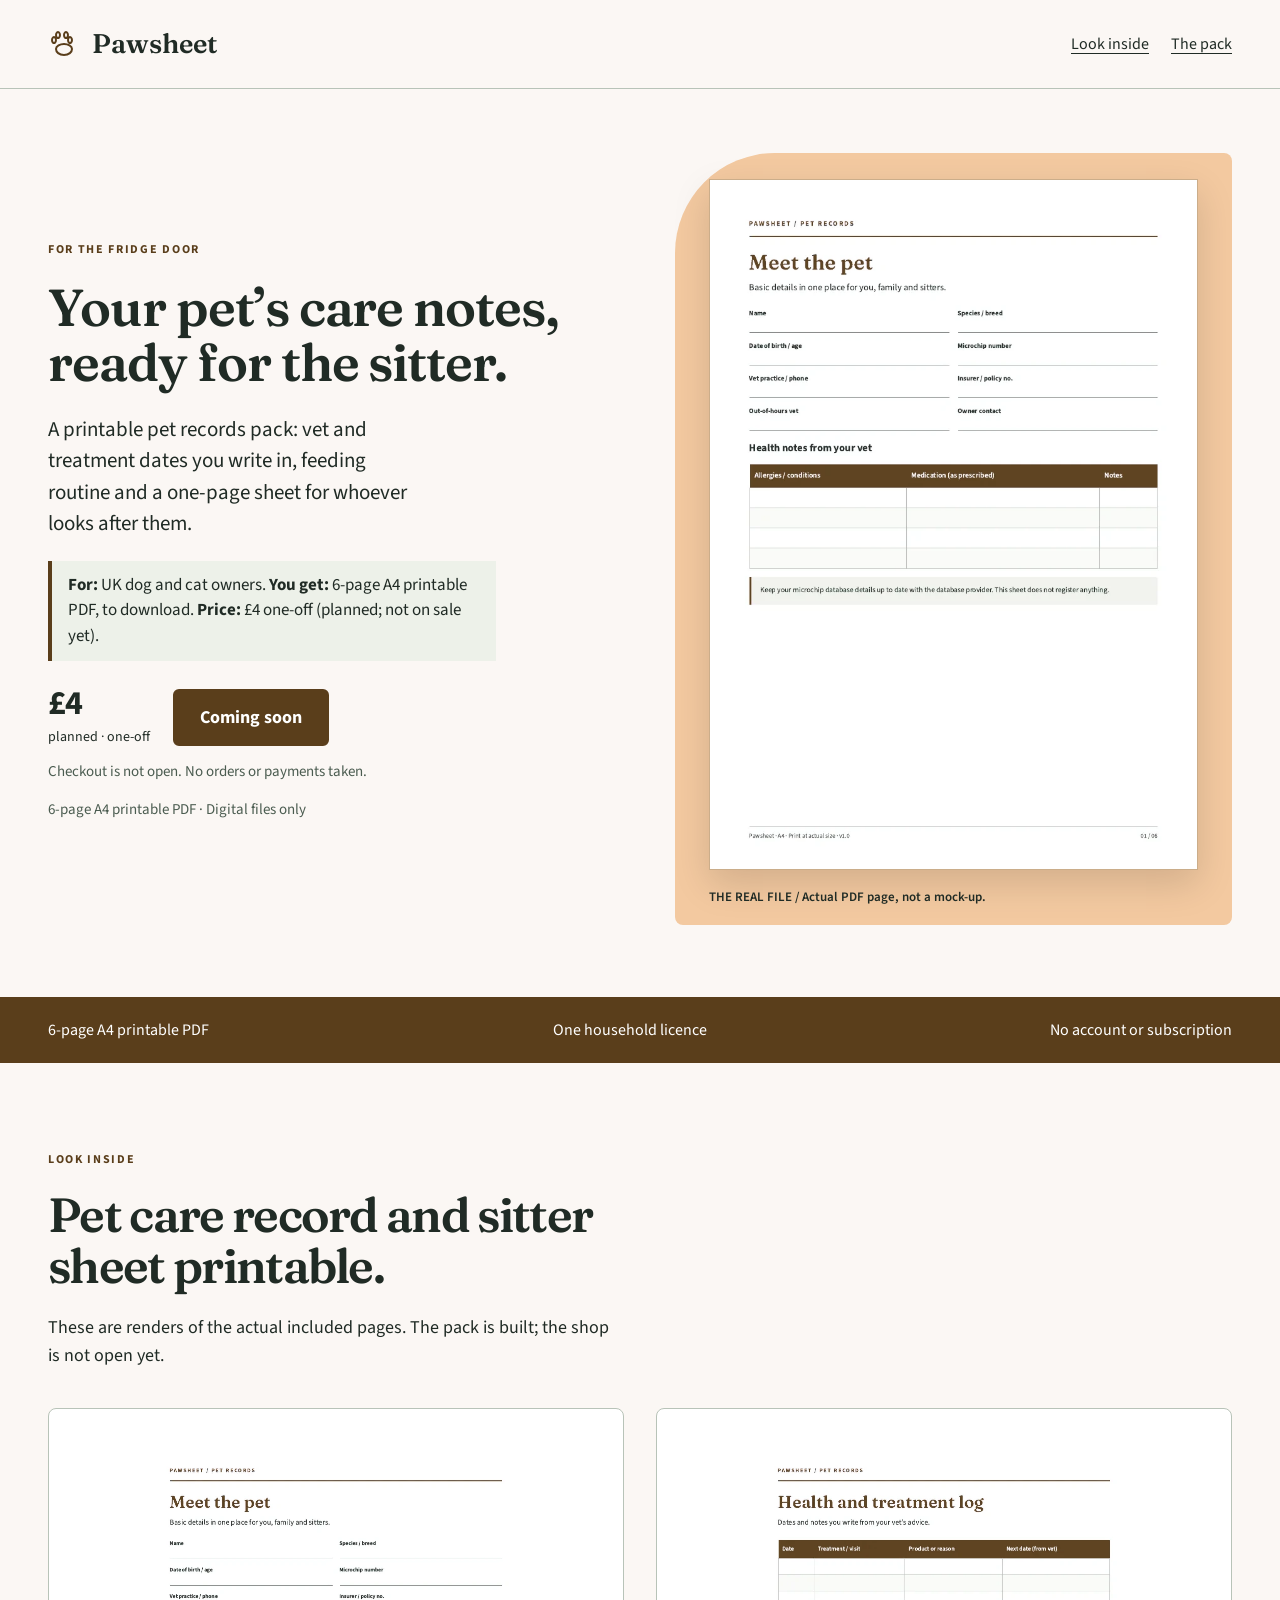
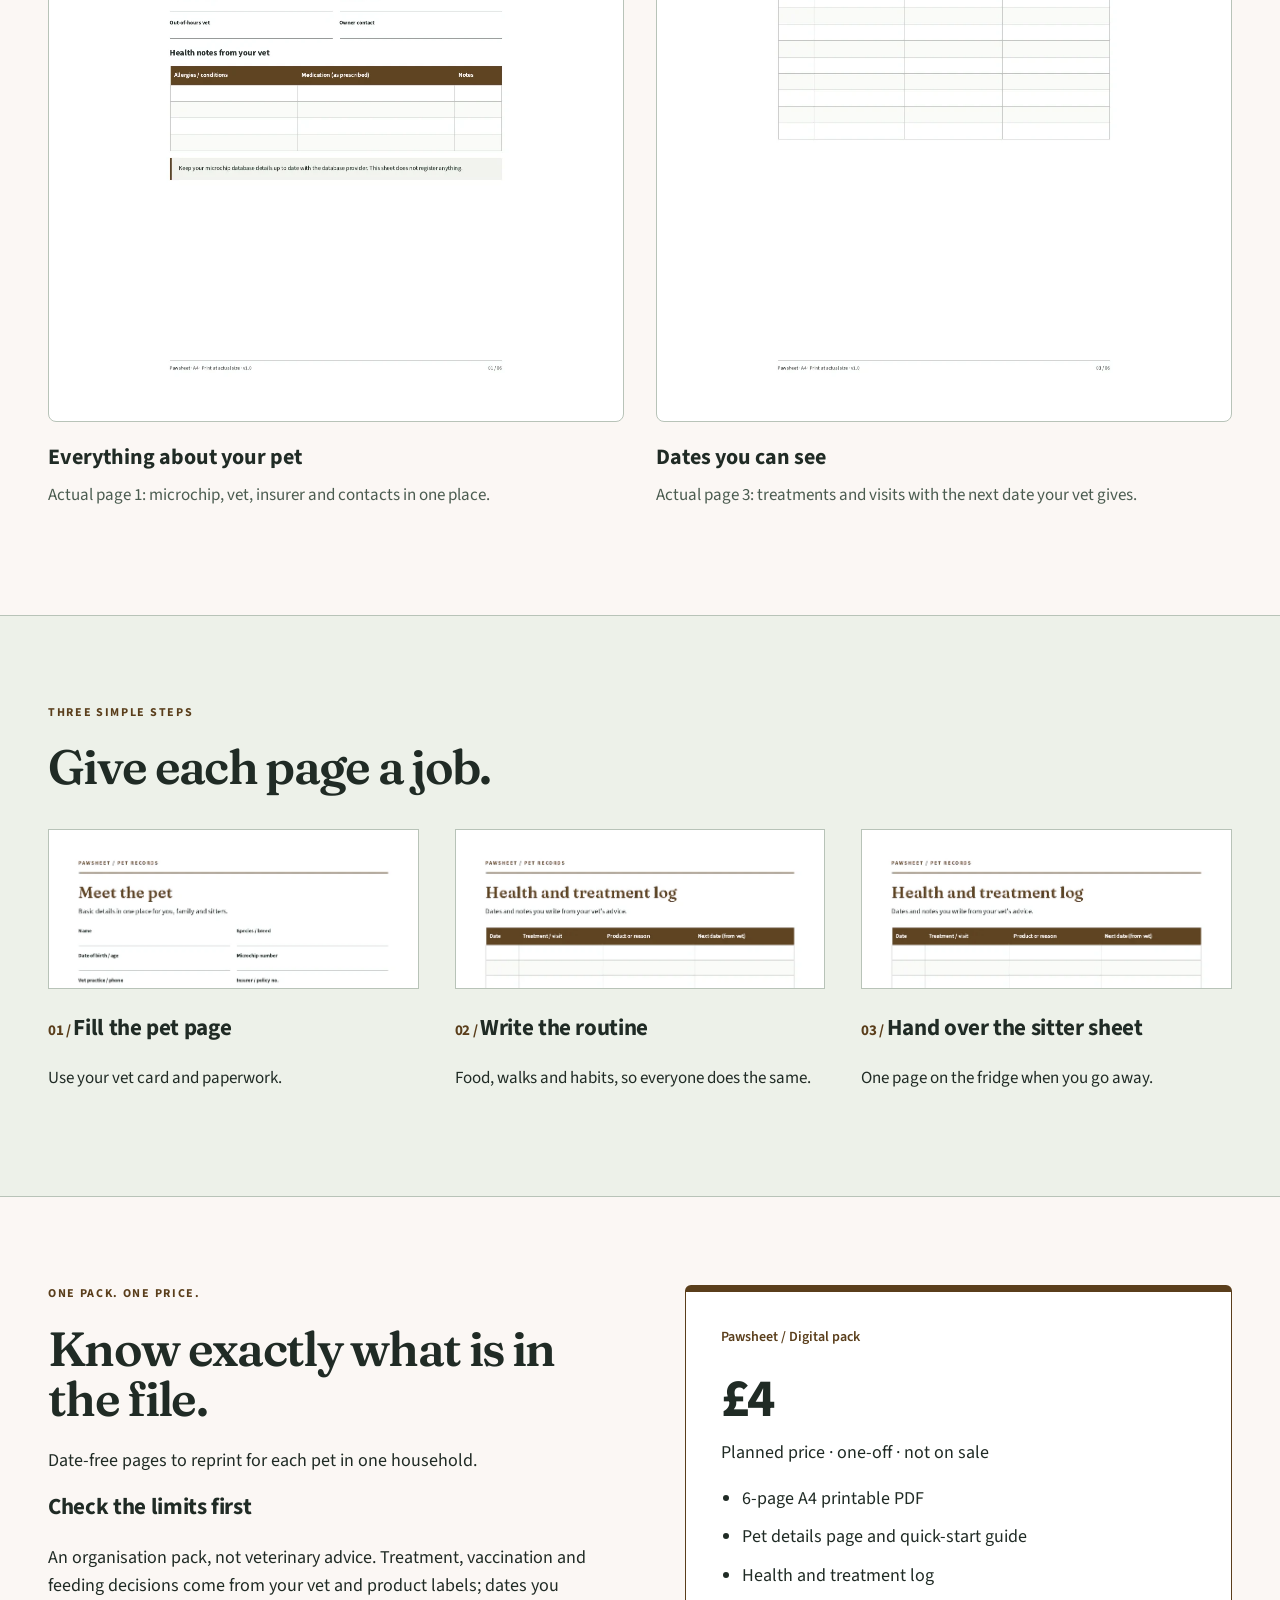
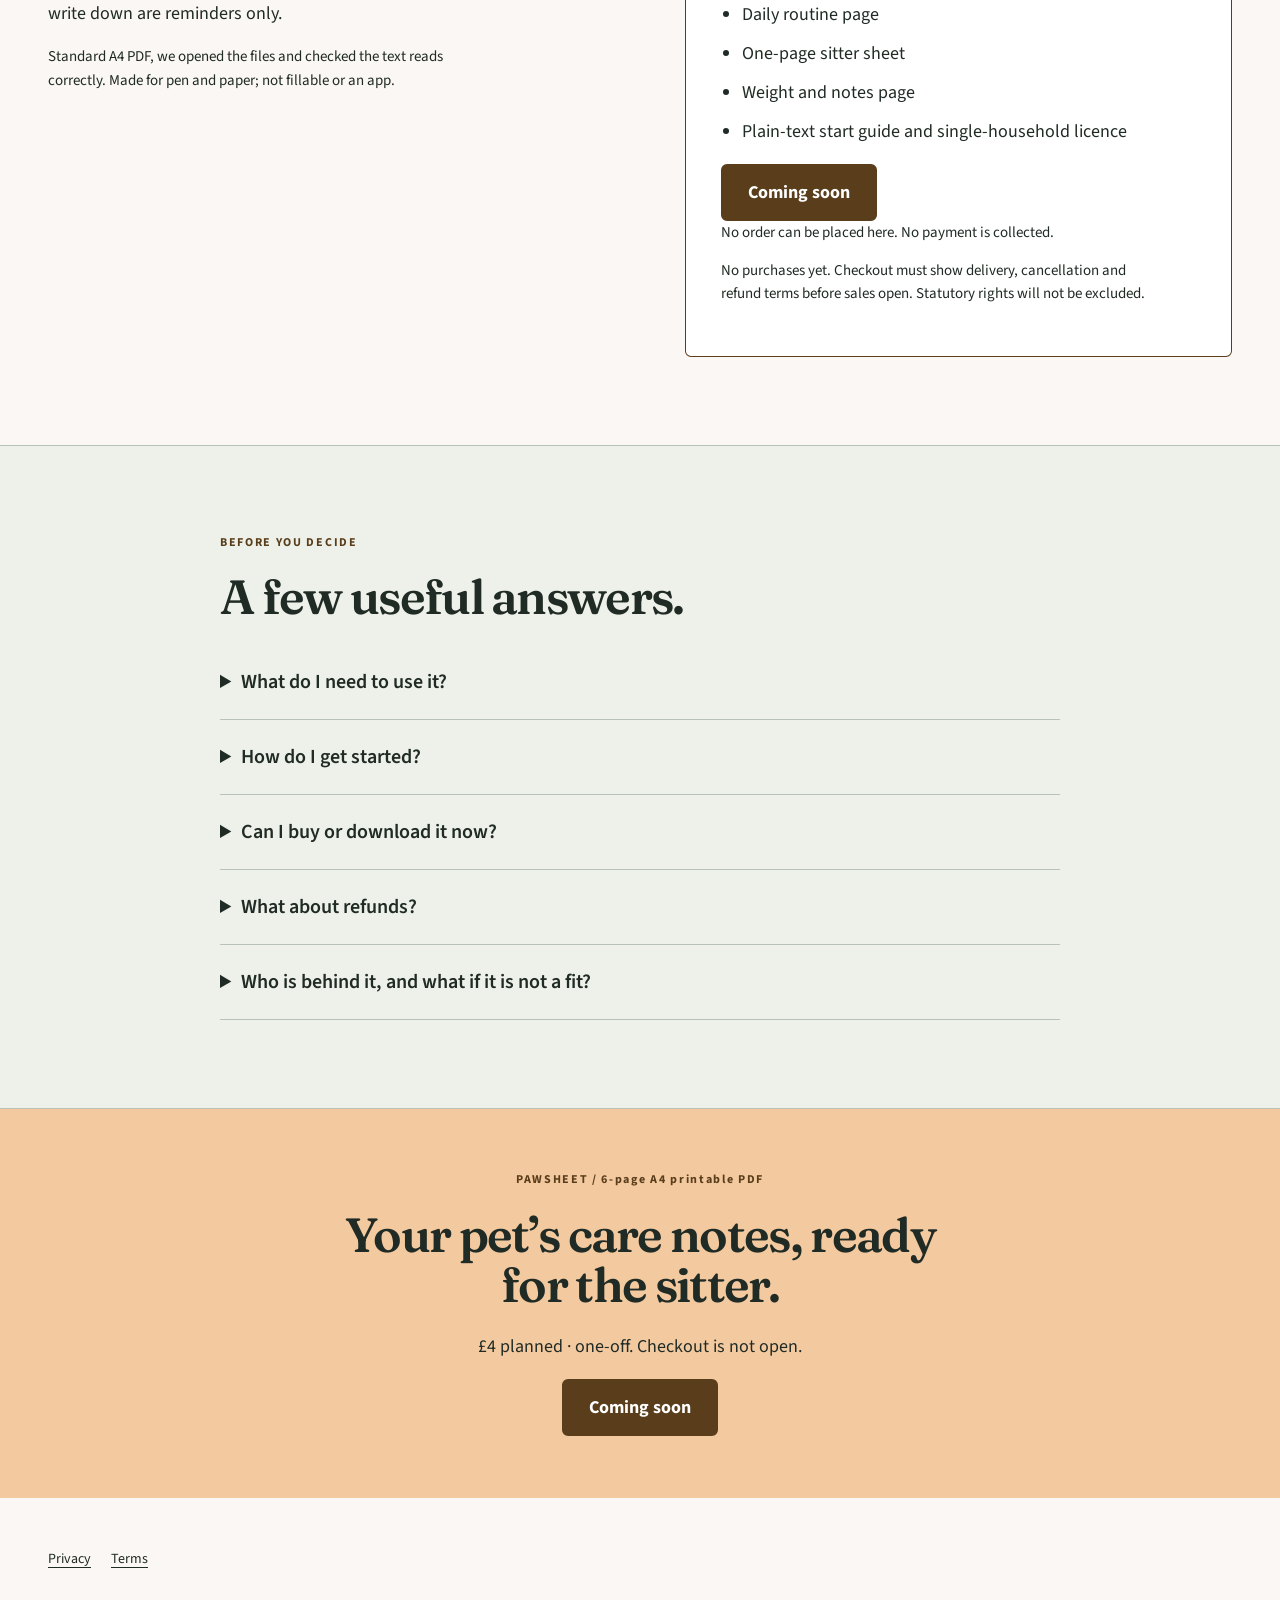
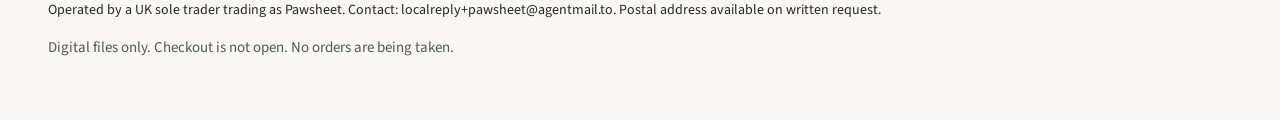
<file: index.html>
<!doctype html><html lang="en-GB"><head><meta charset="utf-8"><meta name="viewport" content="width=device-width, initial-scale=1"><meta http-equiv="Content-Security-Policy" content="default-src 'none'; script-src 'none'; style-src 'self'; font-src 'self'; img-src 'self'; connect-src 'self'; object-src 'none'; base-uri 'none'; form-action 'none'"><meta name="referrer" content="strict-origin-when-cross-origin"><title>Pet care record printable | Pawsheet</title><meta name="description" content="Pet care record and sitter sheet printable. 6-page A4 printable PDF. Planned price £4 once. Checkout coming soon; no orders taken."><meta property="og:title" content="Pet care record printable | Pawsheet"><meta property="og:description" content="Pet care record and sitter sheet printable. 6-page A4 printable PDF. Planned price £4 once. Checkout coming soon; no orders taken."><meta property="og:type" content="website"><meta property="og:image" content="https://evanturner557-del.github.io/pawsheet/assets/preview-1.webp"><link rel="canonical" href="https://evanturner557-del.github.io/pawsheet/"><link rel="icon" type="image/svg+xml" href="assets/mark.svg"><link rel="stylesheet" href="assets/tokens.css"><link rel="stylesheet" href="assets/site.css"></head><body><a class="skip" href="#main">Skip to content</a><header><div class="wrap nav"><a class="logo" href="index.html"><img src="assets/mark.svg" width="32" height="32" alt="">Pawsheet</a><nav aria-label="Main navigation" class="navlinks"><a href="index.html#inside">Look inside</a><a href="index.html#details">The pack</a></nav></div></header><main id="main"><div class="wrap hero"><div><p class="eyebrow">FOR THE FRIDGE DOOR</p><h1>Your pet’s care notes, ready for the sitter.</h1><p class="lede">A printable pet records pack: vet and treatment dates you write in, feeding routine and a one-page sheet for whoever looks after them.</p><p class="glance"><strong>For:</strong> UK dog and cat owners. <strong>You get:</strong> 6-page A4 printable PDF, to download. <strong>Price:</strong> £4 one-off (planned; not on sale yet).</p><div class="pricebar"><div class="price">£4<small>planned · one-off</small></div><button type="button" disabled>Coming soon</button></div><p class="quiet">Checkout is not open. No orders or payments taken.</p><p class="quiet">6-page A4 printable PDF · Digital files only</p></div><figure class="hero-visual"><img src="assets/preview-1.webp" width="777" height="1100" alt="Pet care record and sitter sheet printable — actual first page of the included PDF" loading="eager" fetchpriority="high"><figcaption>THE REAL FILE / Actual PDF page, not a mock-up.</figcaption></figure></div><div class="strip"><div class="wrap"><span>6-page A4 printable PDF</span><span>One household licence</span><span>No account or subscription</span></div></div><section class="section wrap" id="inside"><div class="sectionhead"><p class="eyebrow">LOOK INSIDE</p><h2>Pet care record and sitter sheet printable.</h2><p>These are renders of the actual included pages. The pack is built; the shop is not open yet.</p></div><div class="proofgrid"><figure class="proof"><div class="proofpic"><img src="assets/preview-1.webp" width="777" height="1100" alt="Everything about your pet" loading="lazy"></div><figcaption><strong>Everything about your pet</strong><span>Actual page 1: microchip, vet, insurer and contacts in one place.</span></figcaption></figure><figure class="proof"><div class="proofpic"><img src="assets/preview-2.webp" width="777" height="1100" alt="Dates you can see" loading="lazy"></div><figcaption><strong>Dates you can see</strong><span>Actual page 3: treatments and visits with the next date your vet gives.</span></figcaption></figure></div></section><section class="section how"><div class="wrap"><p class="eyebrow">THREE SIMPLE STEPS</p><h2>Give each page a job.</h2><div class="steps"><article class="step"><img src="assets/preview-1.webp" width="777" height="1100" alt="Fill the pet page" loading="lazy"><h3>Fill the pet page</h3><p>Use your vet card and paperwork.</p></article><article class="step"><img src="assets/preview-2.webp" width="777" height="1100" alt="Write the routine" loading="lazy"><h3>Write the routine</h3><p>Food, walks and habits, so everyone does the same.</p></article><article class="step"><img src="assets/preview-2.webp" width="777" height="1100" alt="Hand over the sitter sheet" loading="lazy"><h3>Hand over the sitter sheet</h3><p>One page on the fridge when you go away.</p></article></div></div></section><section class="section wrap" id="details"><div class="pricegrid"><div><p class="eyebrow">ONE PACK. ONE PRICE.</p><h2>Know exactly what is in the file.</h2><p>Date-free pages to reprint for each pet in one household.</p><h3>Check the limits first</h3><p>An organisation pack, not veterinary advice. Treatment, vaccination and feeding decisions come from your vet and product labels; dates you write down are reminders only.</p><p class="fine">Standard A4 PDF, we opened the files and checked the text reads correctly. Made for pen and paper; not fillable or an app.</p></div><div class="pricecard"><p class="badge">Pawsheet / Digital pack</p><p class="large">£4</p><p>Planned price · one-off · not on sale</p><ul class="list"><li>6-page A4 printable PDF</li><li>Pet details page and quick-start guide</li><li>Health and treatment log</li><li>Daily routine page</li><li>One-page sitter sheet</li><li>Weight and notes page</li><li>Plain-text start guide and single-household licence</li></ul><button type="button" disabled>Coming soon</button><p class="fine">No order can be placed here. No payment is collected.</p><p class="fine">No purchases yet. Checkout must show delivery, cancellation and refund terms before sales open. Statutory rights will not be excluded.</p></div></div></section><section class="section how"><div class="wrap faq"><p class="eyebrow">BEFORE YOU DECIDE</p><h2>A few useful answers.</h2><details><summary>What do I need to use it?</summary><p>Standard A4 PDF, we opened the files and checked the text reads correctly. Made for pen and paper; not fillable or an app.</p></details><details><summary>How do I get started?</summary><p>Start with the pet page. Fill the sitter sheet before your next trip.</p></details><details><summary>Can I buy or download it now?</summary><p>Not yet. The files have been built, but checkout and paid delivery are not open. This page does not take orders or reserve a place.</p></details><details><summary>What about refunds?</summary><p>No purchases are being taken. Sale and delivery terms, including your cancellation and statutory rights, must be shown before checkout opens. There is no blanket “no refunds” policy.</p></details><details><summary>Who is behind it, and what if it is not a fit?</summary><p>Pawsheet is a UK sole-trader trading name. No veterinary advice, treatment schedules, doses, feeding amounts or reminders. Not linked to any microchip database. Please check the previews and limits before buying once sales open.</p></details></div></section><section class="final"><p class="eyebrow">PAWSHEET / 6-page A4 printable PDF</p><h2>Your pet’s care notes, ready for the sitter.</h2><p>£4 planned · one-off. Checkout is not open.</p><button type="button" disabled>Coming soon</button></section></main><footer><div class="wrap"><nav class="footerlinks" aria-label="Legal"><a href="privacy.html">Privacy</a><a href="terms.html">Terms</a></nav><p class="legal">Operated by a UK sole trader trading as Pawsheet. Contact: localreply+pawsheet@agentmail.to. Postal address available on written request.</p><p class="quiet">Digital files only. Checkout is not open. No orders are being taken.</p></div></footer></body></html>
</file>
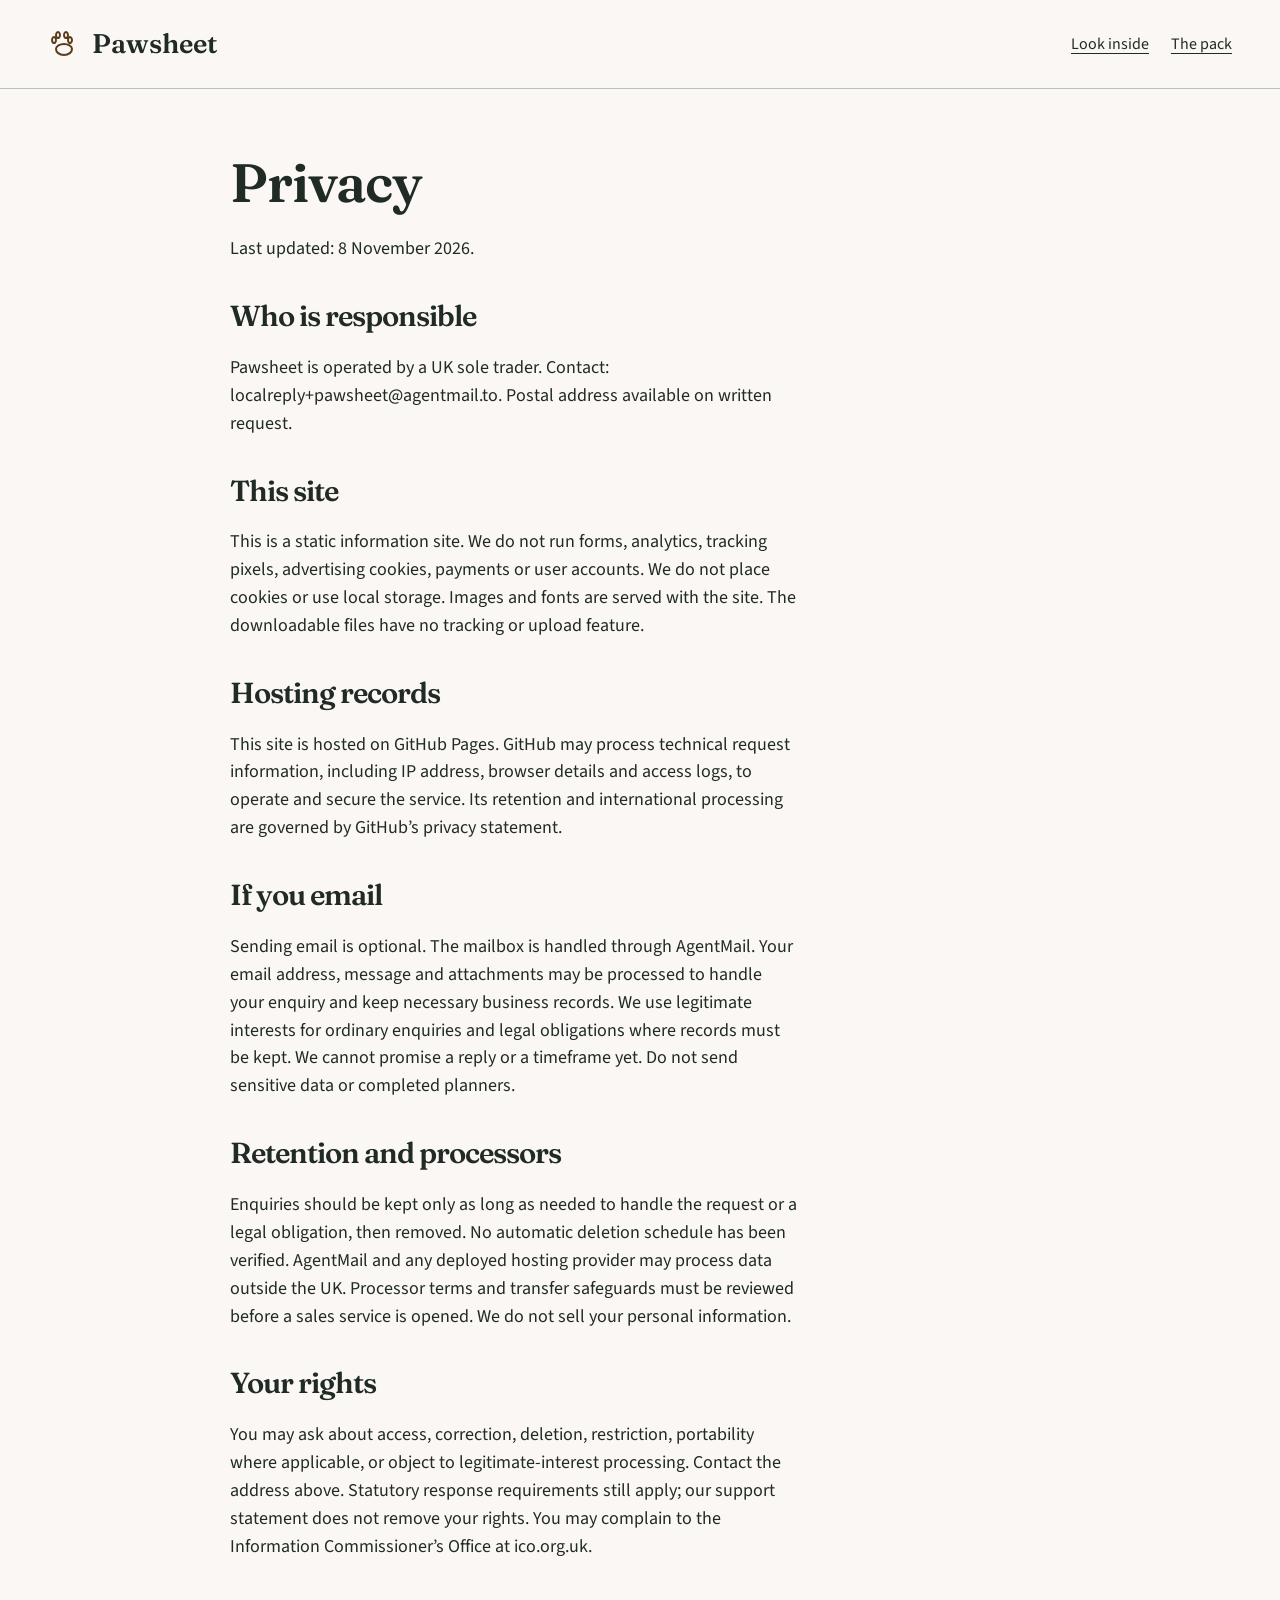
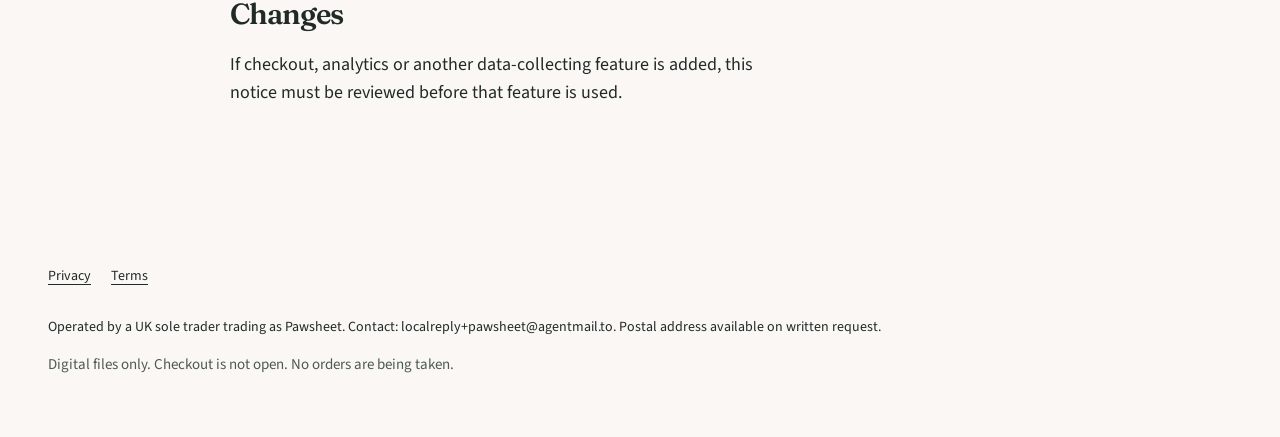
<file: privacy.html>
<!doctype html><html lang="en-GB"><head><meta charset="utf-8"><meta name="viewport" content="width=device-width, initial-scale=1"><meta http-equiv="Content-Security-Policy" content="default-src 'none'; script-src 'none'; style-src 'self'; font-src 'self'; img-src 'self'; connect-src 'self'; object-src 'none'; base-uri 'none'; form-action 'none'"><meta name="referrer" content="strict-origin-when-cross-origin"><title>Privacy | Pawsheet</title><meta name="description" content="Privacy for Pawsheet"><meta property="og:title" content="Privacy | Pawsheet"><meta property="og:description" content="Privacy for Pawsheet"><meta property="og:type" content="website"><meta property="og:image" content="https://evanturner557-del.github.io/pawsheet/assets/preview-1.webp"><link rel="canonical" href="https://evanturner557-del.github.io/pawsheet/"><link rel="icon" type="image/svg+xml" href="assets/mark.svg"><link rel="stylesheet" href="assets/tokens.css"><link rel="stylesheet" href="assets/site.css"></head><body><a class="skip" href="#main">Skip to content</a><header><div class="wrap nav"><a class="logo" href="index.html"><img src="assets/mark.svg" width="32" height="32" alt="">Pawsheet</a><nav aria-label="Main navigation" class="navlinks"><a href="index.html#inside">Look inside</a><a href="index.html#details">The pack</a></nav></div></header><main id="main" class="wrap document"><h1>Privacy</h1><p>Last updated: 8 November 2026.</p><h2>Who is responsible</h2><p>Pawsheet is operated by a UK sole trader. Contact: localreply+pawsheet@agentmail.to. Postal address available on written request.</p><h2>This site</h2><p>This is a static information site. We do not run forms, analytics, tracking pixels, advertising cookies, payments or user accounts. We do not place cookies or use local storage. Images and fonts are served with the site. The downloadable files have no tracking or upload feature.</p><h2>Hosting records</h2><p>This site is hosted on GitHub Pages. GitHub may process technical request information, including IP address, browser details and access logs, to operate and secure the service. Its retention and international processing are governed by GitHub’s privacy statement. </p><h2>If you email</h2><p>Sending email is optional. The mailbox is handled through AgentMail. Your email address, message and attachments may be processed to handle your enquiry and keep necessary business records. We use legitimate interests for ordinary enquiries and legal obligations where records must be kept. We cannot promise a reply or a timeframe yet. Do not send sensitive data or completed planners.</p><h2>Retention and processors</h2><p>Enquiries should be kept only as long as needed to handle the request or a legal obligation, then removed. No automatic deletion schedule has been verified. AgentMail and any deployed hosting provider may process data outside the UK. Processor terms and transfer safeguards must be reviewed before a sales service is opened. We do not sell your personal information.</p><h2>Your rights</h2><p>You may ask about access, correction, deletion, restriction, portability where applicable, or object to legitimate-interest processing. Contact the address above. Statutory response requirements still apply; our support statement does not remove your rights. You may complain to the Information Commissioner’s Office at ico.org.uk.</p><h2>Changes</h2><p>If checkout, analytics or another data-collecting feature is added, this notice must be reviewed before that feature is used.</p></main><footer><div class="wrap"><nav class="footerlinks" aria-label="Legal"><a href="privacy.html">Privacy</a><a href="terms.html">Terms</a></nav><p class="legal">Operated by a UK sole trader trading as Pawsheet. Contact: localreply+pawsheet@agentmail.to. Postal address available on written request.</p><p class="quiet">Digital files only. Checkout is not open. No orders are being taken.</p></div></footer></body></html>
</file>
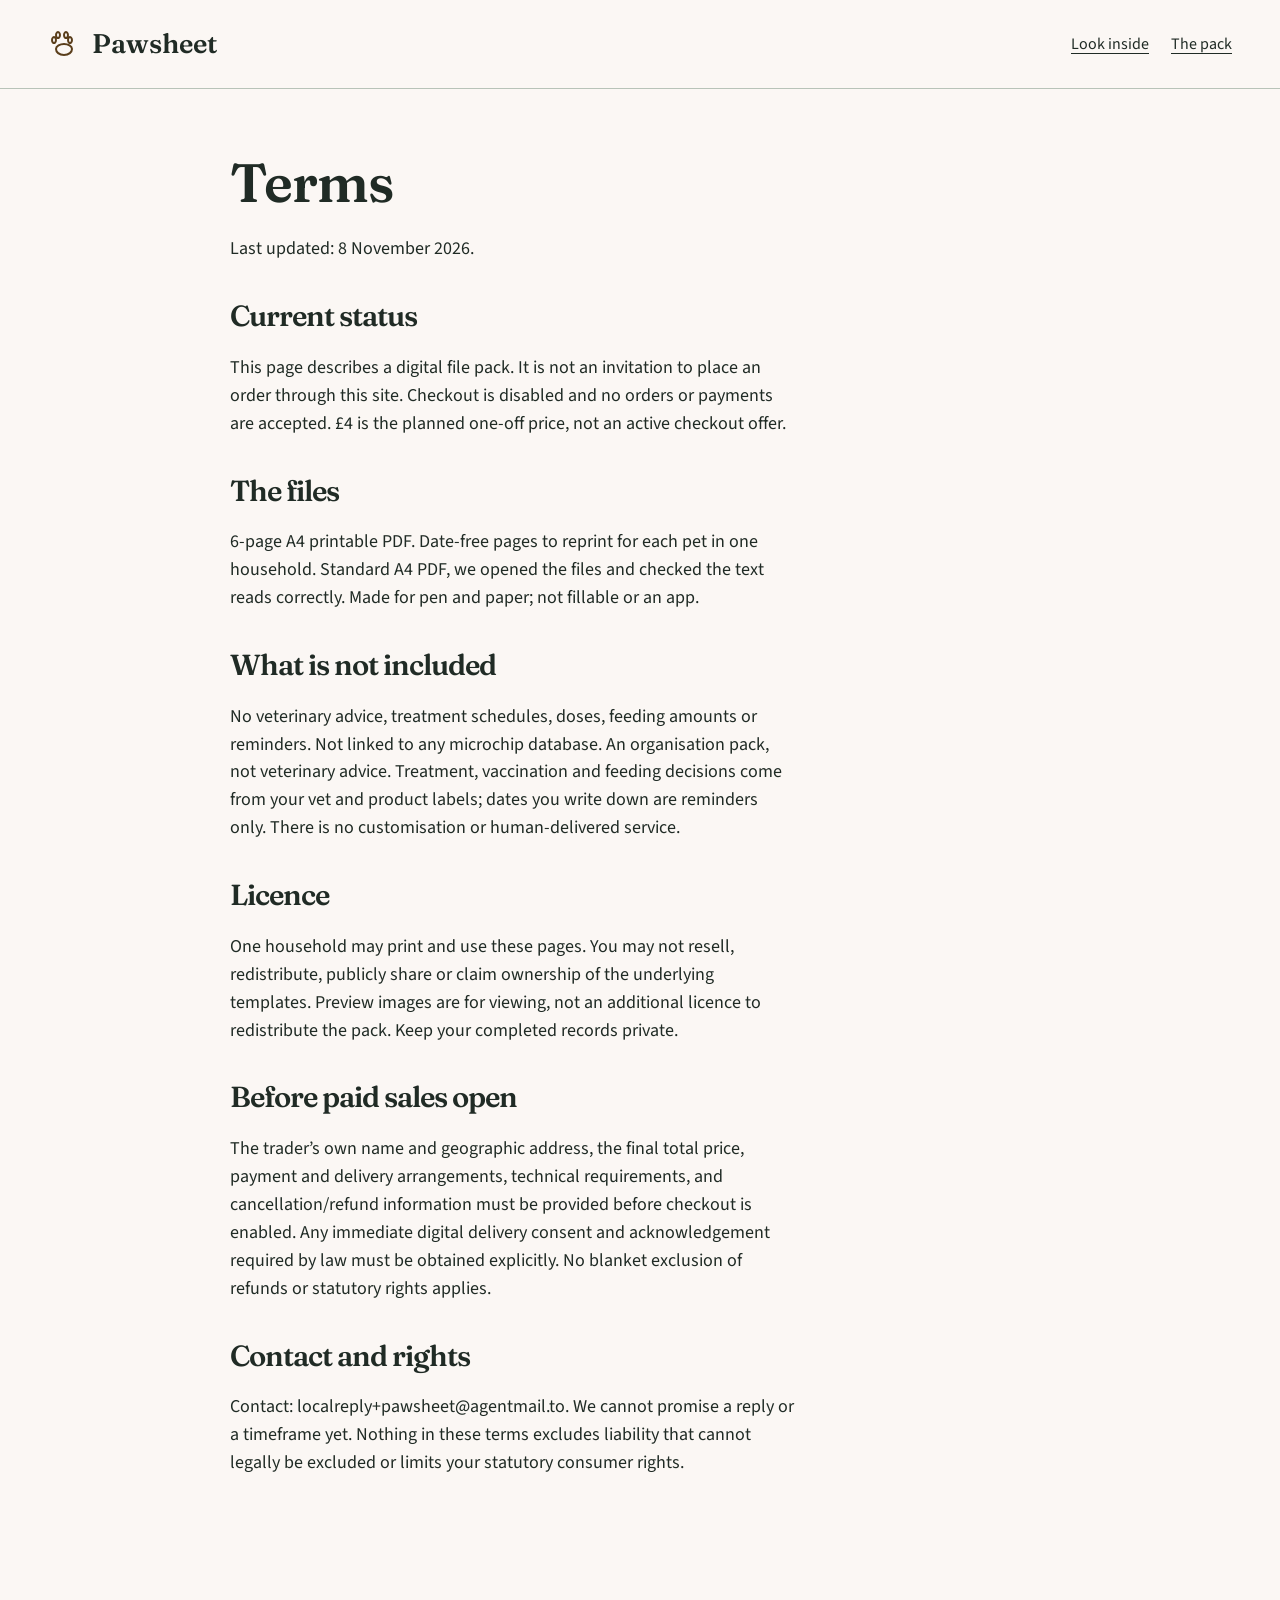
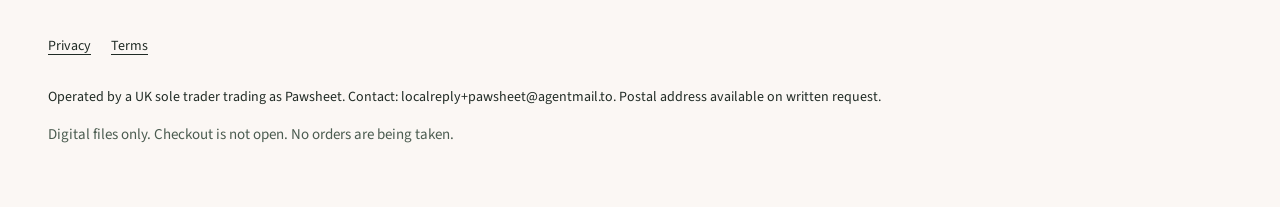
<file: terms.html>
<!doctype html><html lang="en-GB"><head><meta charset="utf-8"><meta name="viewport" content="width=device-width, initial-scale=1"><meta http-equiv="Content-Security-Policy" content="default-src 'none'; script-src 'none'; style-src 'self'; font-src 'self'; img-src 'self'; connect-src 'self'; object-src 'none'; base-uri 'none'; form-action 'none'"><meta name="referrer" content="strict-origin-when-cross-origin"><title>Terms | Pawsheet</title><meta name="description" content="Terms for Pawsheet"><meta property="og:title" content="Terms | Pawsheet"><meta property="og:description" content="Terms for Pawsheet"><meta property="og:type" content="website"><meta property="og:image" content="https://evanturner557-del.github.io/pawsheet/assets/preview-1.webp"><link rel="canonical" href="https://evanturner557-del.github.io/pawsheet/"><link rel="icon" type="image/svg+xml" href="assets/mark.svg"><link rel="stylesheet" href="assets/tokens.css"><link rel="stylesheet" href="assets/site.css"></head><body><a class="skip" href="#main">Skip to content</a><header><div class="wrap nav"><a class="logo" href="index.html"><img src="assets/mark.svg" width="32" height="32" alt="">Pawsheet</a><nav aria-label="Main navigation" class="navlinks"><a href="index.html#inside">Look inside</a><a href="index.html#details">The pack</a></nav></div></header><main id="main" class="wrap document"><h1>Terms</h1><p>Last updated: 8 November 2026.</p><h2>Current status</h2><p>This page describes a digital file pack. It is not an invitation to place an order through this site. Checkout is disabled and no orders or payments are accepted. £4 is the planned one-off price, not an active checkout offer.</p><h2>The files</h2><p>6-page A4 printable PDF. Date-free pages to reprint for each pet in one household. Standard A4 PDF, we opened the files and checked the text reads correctly. Made for pen and paper; not fillable or an app.</p><h2>What is not included</h2><p>No veterinary advice, treatment schedules, doses, feeding amounts or reminders. Not linked to any microchip database. An organisation pack, not veterinary advice. Treatment, vaccination and feeding decisions come from your vet and product labels; dates you write down are reminders only. There is no customisation or human-delivered service.</p><h2>Licence</h2><p>One household may print and use these pages. You may not resell, redistribute, publicly share or claim ownership of the underlying templates. Preview images are for viewing, not an additional licence to redistribute the pack. Keep your completed records private.</p><h2>Before paid sales open</h2><p>The trader’s own name and geographic address, the final total price, payment and delivery arrangements, technical requirements, and cancellation/refund information must be provided before checkout is enabled. Any immediate digital delivery consent and acknowledgement required by law must be obtained explicitly. No blanket exclusion of refunds or statutory rights applies.</p><h2>Contact and rights</h2><p>Contact: localreply+pawsheet@agentmail.to. We cannot promise a reply or a timeframe yet. Nothing in these terms excludes liability that cannot legally be excluded or limits your statutory consumer rights.</p></main><footer><div class="wrap"><nav class="footerlinks" aria-label="Legal"><a href="privacy.html">Privacy</a><a href="terms.html">Terms</a></nav><p class="legal">Operated by a UK sole trader trading as Pawsheet. Contact: localreply+pawsheet@agentmail.to. Postal address available on written request.</p><p class="quiet">Digital files only. Checkout is not open. No orders are being taken.</p></div></footer></body></html>
</file>
<file: assets/tokens.css>
:root{--primary:#5A3E1B;--accent:#f3c9a0;--paper:#fbf7f4;--ink:#202b25;--muted:#4b5c50;--line:#b8c3b8;--soft:#edf1e9;--success:#28603d;--warning:#795400;--danger:#9b2525;--neutral-0:#ffffff;--neutral-1:#f8f9f7;--neutral-2:#eff1ed;--neutral-3:#e0e5de;--neutral-4:#c5cec2;--neutral-5:#8a9787;--neutral-6:#62705f;--neutral-7:#3d4b3b;--neutral-8:#202b20;}
</file>
<file: assets/site.css>
@font-face{font-family:Text;src:url(fonts/source-sans-3-latin-wght-normal.woff2) format('woff2');font-display:swap}@font-face{font-family:Display;src:url(fonts/fraunces-latin-wght-normal.woff2) format('woff2');font-display:swap}*{box-sizing:border-box}html{scroll-behavior:smooth}body{margin:0;background:var(--paper);color:var(--ink);font-family:Text,Arial,sans-serif;font-size:18px;line-height:1.55}a{color:inherit;text-underline-offset:4px}a:hover{text-decoration-thickness:2px}a:focus-visible,button:focus-visible,summary:focus-visible{outline:3px solid var(--primary);outline-offset:5px}img{max-width:100%;height:auto;display:block}h1,h2,h3,p{margin-top:0}h1,h2{font-family:Display,serif;font-weight:600;letter-spacing:-.035em;line-height:1.06}h1{font-size:clamp(1.85rem,6.5vw + .35rem,3.25rem);max-width:none;width:100%;margin-bottom:24px;text-wrap:balance;overflow-wrap:anywhere;letter-spacing:-.02em}h2{font-size:clamp(34px,4vw,48px);margin-bottom:22px}h3{font-size:23px;line-height:1.2;letter-spacing:-.015em}p{max-width:63ch}button,a{touch-action:manipulation}button{font-family:inherit}button[disabled]{opacity:1;cursor:not-allowed;background:var(--primary);color:#fff;border:2px solid var(--primary);padding:14px 25px;border-radius:6px;font-size:18px;font-weight:700;min-height:52px}header{border-bottom:1px solid var(--line)}.wrap{width:min(1184px,calc(100% - 64px));margin-inline:auto}.nav{display:flex;align-items:center;justify-content:space-between;min-height:88px;gap:20px}.logo{display:flex;align-items:center;gap:12px;font-family:Display,serif;font-size:27px;text-decoration:none;font-weight:600}.logo img{width:32px;height:32px}.navlinks{display:flex;gap:22px}.navlinks a{font-size:16px;min-height:44px;display:inline-flex;align-items:center}.skip{position:absolute;left:-9999px;top:10px;background:white;padding:12px;z-index:9}.skip:focus{left:12px}.hero{display:grid;grid-template-columns:1fr 1fr;gap:70px;align-items:center;padding:64px 0 72px}.eyebrow{font-size:12px;letter-spacing:.14em;font-weight:700;color:var(--primary);margin-bottom:20px}.lede{font-size:21px;line-height:1.5;max-width:38ch}.pricebar{display:flex;gap:23px;align-items:center;margin:26px 0 12px}.price{font-size:34px;font-weight:700;letter-spacing:-.04em;line-height:1}.price small{display:block;font-size:14px;font-weight:400;letter-spacing:0;margin-top:7px;line-height:1.4}.quiet{font-size:15px;color:var(--muted)}.hero-visual{margin:0;position:relative;background:var(--accent);padding:26px 34px 18px;border-radius:100px 8px 8px 8px}.hero-visual img{width:100%;box-shadow:0 14px 35px #0002;border:1px solid #22372b30}.hero-visual figcaption{font-size:13px;margin-top:18px;font-weight:600;color:var(--ink);line-height:1.4}.strip{background:var(--primary);color:white}.strip .wrap{display:flex;justify-content:space-between;gap:20px;padding-block:21px;font-size:16px}.section{padding:88px 0}.sectionhead{max-width:650px}.proofgrid{display:grid;grid-template-columns:1fr 1fr;gap:32px;margin-top:38px}.proof{margin:0}.proofpic{background:white;border:1px solid var(--line);padding:26px;border-radius:8px}.proofpic img{max-height:560px;width:100%;object-fit:contain;object-position:top}.proof figcaption{padding:18px 0}.proof figcaption strong{display:block;font-size:22px;margin-bottom:7px}.proof figcaption span{font-size:17px;color:var(--muted)}.how{background:var(--soft);border-block:1px solid var(--line)}.steps{display:grid;grid-template-columns:repeat(3,1fr);gap:36px;margin-top:36px;counter-reset:step}.step img{height:160px;width:100%;object-fit:cover;object-position:top;border:1px solid var(--line);margin-bottom:25px;background:white}.step h3:before{counter-increment:step;content:'0' counter(step) ' / ';color:var(--primary);font-size:15px}.step p{font-size:17px}.pricegrid{display:grid;grid-template-columns:1fr 1fr;gap:90px;align-items:start}.pricecard{background:#fff;border:1px solid var(--primary);border-top:7px solid var(--primary);padding:35px;border-radius:6px}.pricecard .large{font-size:54px;line-height:1;letter-spacing:-.05em;font-weight:700;margin:24px 0 12px}.list{padding-left:21px}.list li{margin-bottom:11px}.fine{font-size:15px}.faq{max-width:840px;margin:auto}.faq details{border-bottom:1px solid var(--line);padding:10px 0}.faq summary{font-weight:600;cursor:pointer;min-height:52px;padding:12px 32px 12px 0;line-height:1.5;font-size:20px}.faq details p{padding-right:30px;font-size:17px}.final{text-align:center;background:var(--accent);padding:62px 20px}.final p{margin-inline:auto}.final h2{max-width:20ch;margin-inline:auto}footer{padding:40px 0 46px;font-size:14px}.footerlinks{display:flex;gap:20px;flex-wrap:wrap;margin-bottom:18px}.footerlinks a{min-height:44px;display:flex;align-items:center}.legal{max-width:900px;overflow-wrap:anywhere}main.document{max-width:820px;padding:65px 0 90px}.document h1{font-size:54px;max-width:none}.document h2{font-size:29px;margin-top:38px}.document p,.document li{font-size:18px}.badge{font-size:14px;font-weight:600;color:var(--primary)}.sr{position:absolute;width:1px;height:1px;overflow:hidden;clip:rect(0,0,0,0)}@media(max-width:800px){.wrap{width:calc(100% - 40px)}.hero{gap:34px;padding:40px 0 45px}.nav{min-height:72px}.logo{font-size:24px}.navlinks{gap:14px}.navlinks a{font-size:14px}.hero-visual{padding:24px 20px 16px;border-top-left-radius:65px}.lede{font-size:19px}.section{padding:60px 0}.pricegrid{gap:35px}.steps{gap:22px}.pricecard{padding:25px}.proofpic{padding:18px}}@media(max-width:600px){.hero{display:block;padding-top:32px}.eyebrow{font-size:10px;margin-bottom:15px}h1{font-size:clamp(1.85rem,6.5vw + .35rem,2.6rem);max-width:none;width:100%;margin-bottom:19px;text-wrap:balance;overflow-wrap:anywhere;letter-spacing:-.02em}.hero .lede{font-size:18px;line-height:1.5;margin-bottom:18px}.hero-visual{margin-top:32px;padding:26px 30px 17px}.pricebar{margin:21px 0 10px;gap:21px}.price{font-size:31px}.quiet{font-size:14px}.navlinks a{font-size:13px}.navlinks a:last-child{display:none}.logo{font-size:23px}.strip .wrap{display:grid;grid-template-columns:1fr;gap:8px;padding-block:20px}.proofgrid,.steps,.pricegrid{grid-template-columns:1fr;gap:24px}.proofgrid{margin-top:28px}.step{display:grid;grid-template-columns:86px 1fr;column-gap:19px}.step img{grid-row:1/3;height:118px;margin:0}.step h3{font-size:21px;margin-bottom:10px}.step p{font-size:16px}.pricegrid{gap:30px}.section{padding:52px 0}.proofpic img{max-height:430px}.final{padding:46px 20px}.document h1{font-size:40px}.document h2{font-size:27px}.navlinks{gap:10px}.legal{font-size:13px}.faq summary{font-size:18px}}@media(prefers-reduced-motion:reduce){html{scroll-behavior:auto}}
.glance{font-size:17px;line-height:1.5;background:var(--soft);border-left:4px solid var(--primary);padding:12px 16px;margin:0 0 22px;max-width:56ch}

/* prep-d09-h1-overflow */html,body{overflow-x:clip}h1{overflow-wrap:break-word;text-wrap:balance}

.hero>div:first-child{min-width:0;max-width:100%}h1{box-sizing:border-box;padding-inline:0}

/* prep-d09-h1-track */h1{letter-spacing:-.02em!important}
</file>
